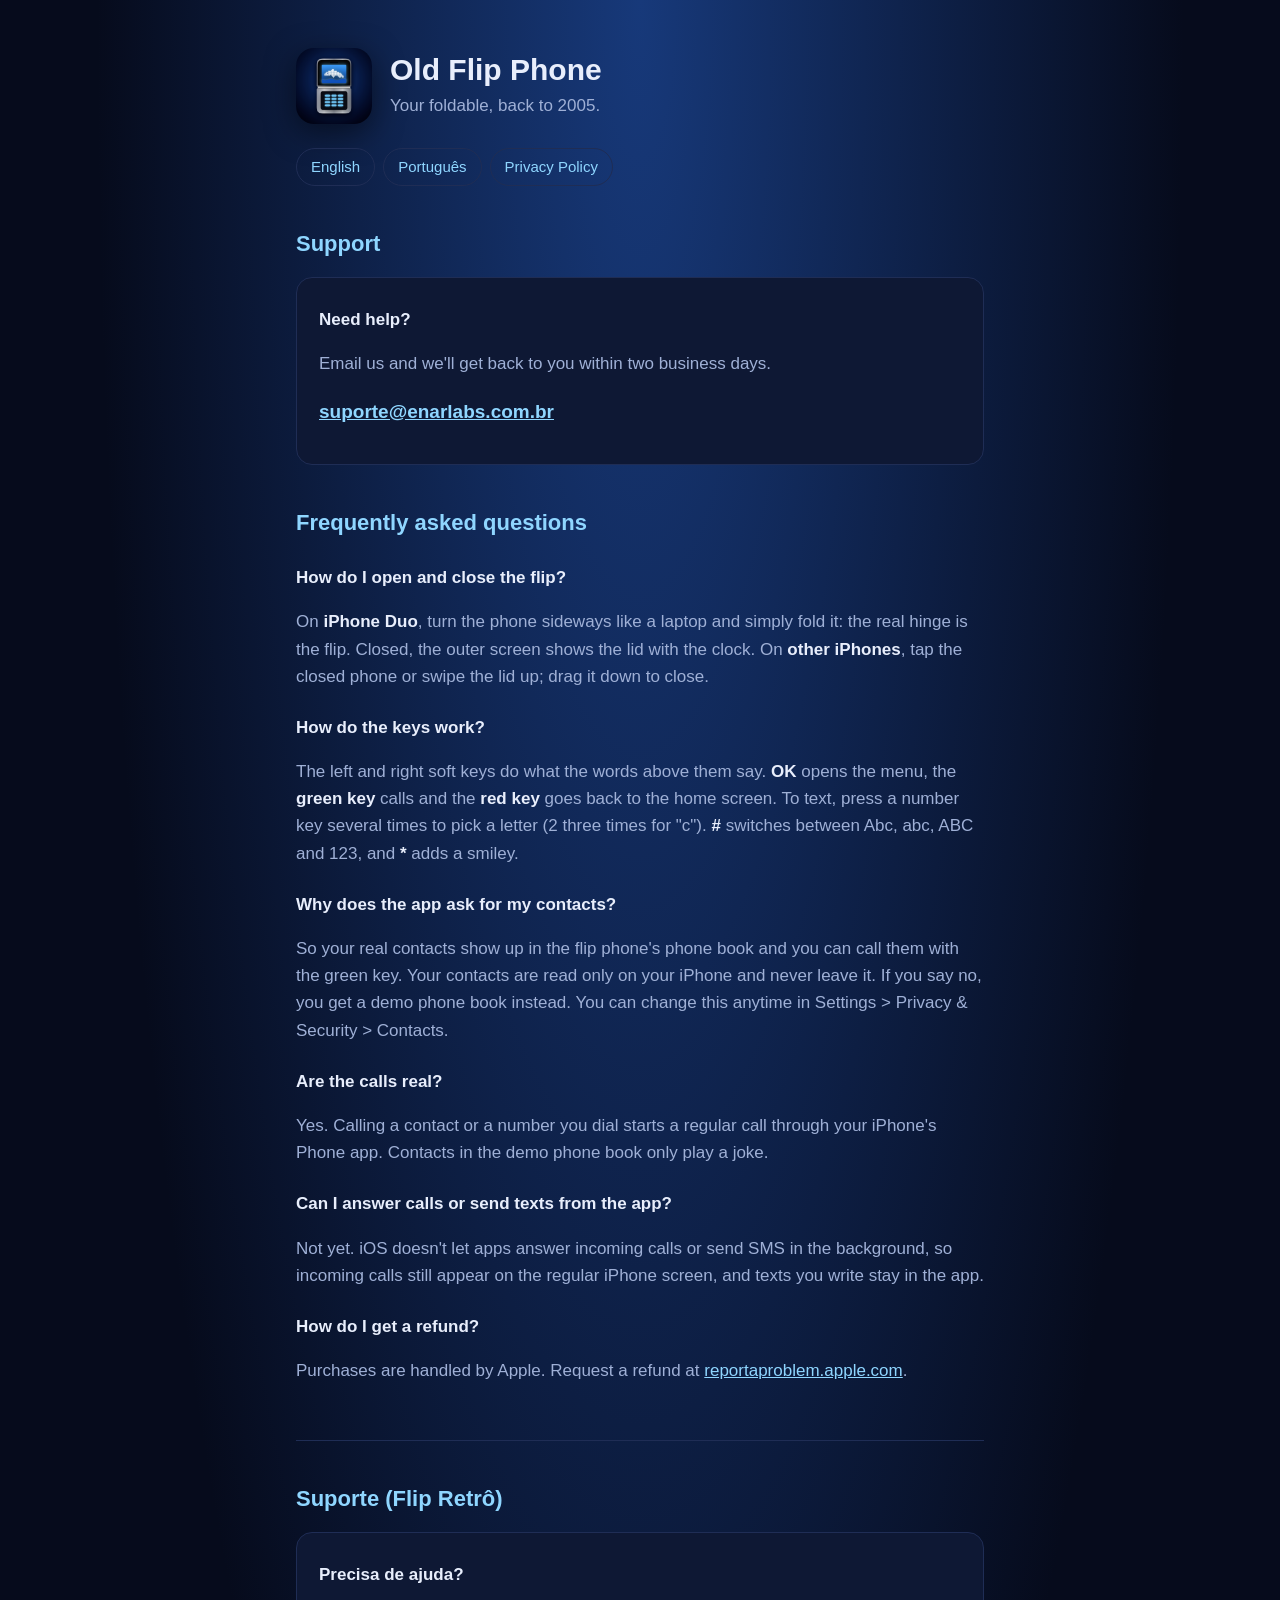
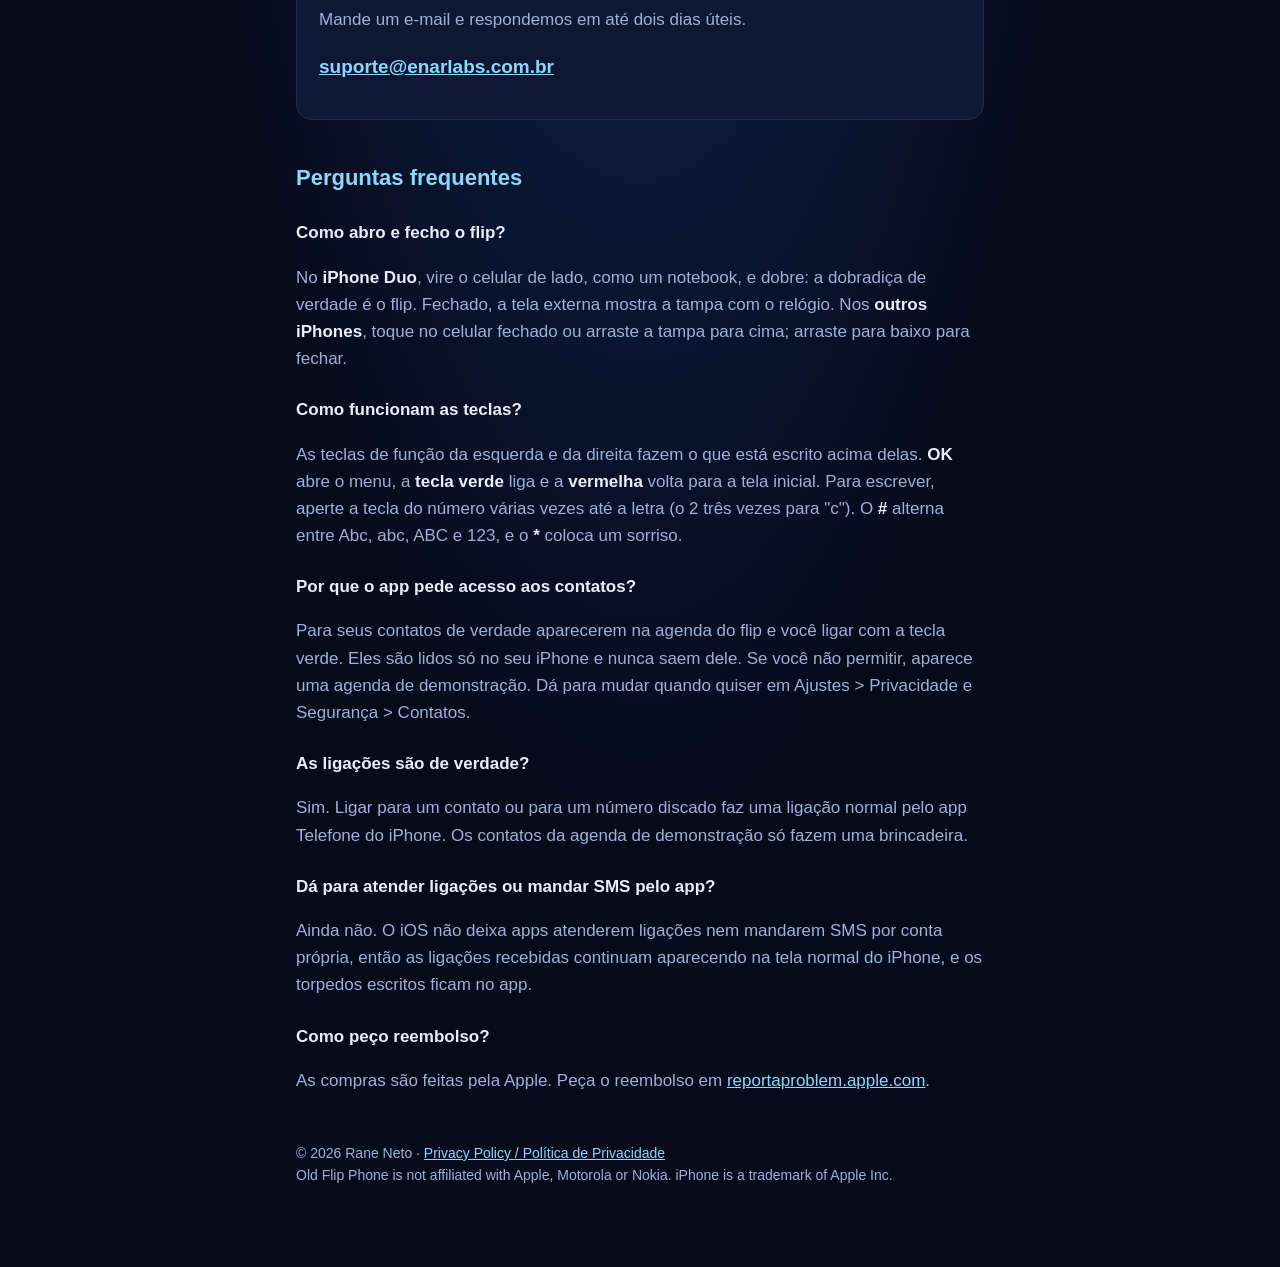
<file: index.html>
<!doctype html>
<html lang="en">
<head>
  <meta charset="utf-8">
  <meta name="viewport" content="width=device-width, initial-scale=1">
  <title>Old Flip Phone — Support</title>
  <meta name="description" content="Support for Old Flip Phone (Flip Retrô), the retro flip phone app for iPhone Duo and every iPhone.">
  <link rel="icon" href="icon.png">
  <link rel="stylesheet" href="style.css">
</head>
<body>
<main>
  <header>
    <img src="icon.png" alt="Old Flip Phone icon">
    <div>
      <h1>Old Flip Phone</h1>
      <p class="tagline">Your foldable, back to 2005.</p>
    </div>
  </header>

  <nav class="lang">
    <a href="#en">English</a>
    <a href="#pt">Português</a>
    <a href="privacy.html">Privacy Policy</a>
  </nav>

  <section id="en">
    <h2>Support</h2>
    <div class="card">
      <h3>Need help?</h3>
      <p>Email us and we'll get back to you within two business days.</p>
      <p class="contact"><a href="mailto:suporte@enarlabs.com.br">suporte@enarlabs.com.br</a></p>
    </div>

    <h2>Frequently asked questions</h2>

    <h3>How do I open and close the flip?</h3>
    <p>On <strong>iPhone Duo</strong>, turn the phone sideways like a laptop and simply fold it: the real hinge is the flip. Closed, the outer screen shows the lid with the clock. On <strong>other iPhones</strong>, tap the closed phone or swipe the lid up; drag it down to close.</p>

    <h3>How do the keys work?</h3>
    <p>The left and right soft keys do what the words above them say. <strong>OK</strong> opens the menu, the <strong>green key</strong> calls and the <strong>red key</strong> goes back to the home screen. To text, press a number key several times to pick a letter (2 three times for "c"). <strong>#</strong> switches between Abc, abc, ABC and 123, and <strong>*</strong> adds a smiley.</p>

    <h3>Why does the app ask for my contacts?</h3>
    <p>So your real contacts show up in the flip phone's phone book and you can call them with the green key. Your contacts are read only on your iPhone and never leave it. If you say no, you get a demo phone book instead. You can change this anytime in Settings &gt; Privacy &amp; Security &gt; Contacts.</p>

    <h3>Are the calls real?</h3>
    <p>Yes. Calling a contact or a number you dial starts a regular call through your iPhone's Phone app. Contacts in the demo phone book only play a joke.</p>

    <h3>Can I answer calls or send texts from the app?</h3>
    <p>Not yet. iOS doesn't let apps answer incoming calls or send SMS in the background, so incoming calls still appear on the regular iPhone screen, and texts you write stay in the app.</p>

    <h3>How do I get a refund?</h3>
    <p>Purchases are handled by Apple. Request a refund at <a href="https://reportaproblem.apple.com">reportaproblem.apple.com</a>.</p>
  </section>

  <hr>

  <section id="pt" lang="pt-BR">
    <h2>Suporte (Flip Retrô)</h2>
    <div class="card">
      <h3>Precisa de ajuda?</h3>
      <p>Mande um e-mail e respondemos em até dois dias úteis.</p>
      <p class="contact"><a href="mailto:suporte@enarlabs.com.br">suporte@enarlabs.com.br</a></p>
    </div>

    <h2>Perguntas frequentes</h2>

    <h3>Como abro e fecho o flip?</h3>
    <p>No <strong>iPhone Duo</strong>, vire o celular de lado, como um notebook, e dobre: a dobradiça de verdade é o flip. Fechado, a tela externa mostra a tampa com o relógio. Nos <strong>outros iPhones</strong>, toque no celular fechado ou arraste a tampa para cima; arraste para baixo para fechar.</p>

    <h3>Como funcionam as teclas?</h3>
    <p>As teclas de função da esquerda e da direita fazem o que está escrito acima delas. <strong>OK</strong> abre o menu, a <strong>tecla verde</strong> liga e a <strong>vermelha</strong> volta para a tela inicial. Para escrever, aperte a tecla do número várias vezes até a letra (o 2 três vezes para "c"). O <strong>#</strong> alterna entre Abc, abc, ABC e 123, e o <strong>*</strong> coloca um sorriso.</p>

    <h3>Por que o app pede acesso aos contatos?</h3>
    <p>Para seus contatos de verdade aparecerem na agenda do flip e você ligar com a tecla verde. Eles são lidos só no seu iPhone e nunca saem dele. Se você não permitir, aparece uma agenda de demonstração. Dá para mudar quando quiser em Ajustes &gt; Privacidade e Segurança &gt; Contatos.</p>

    <h3>As ligações são de verdade?</h3>
    <p>Sim. Ligar para um contato ou para um número discado faz uma ligação normal pelo app Telefone do iPhone. Os contatos da agenda de demonstração só fazem uma brincadeira.</p>

    <h3>Dá para atender ligações ou mandar SMS pelo app?</h3>
    <p>Ainda não. O iOS não deixa apps atenderem ligações nem mandarem SMS por conta própria, então as ligações recebidas continuam aparecendo na tela normal do iPhone, e os torpedos escritos ficam no app.</p>

    <h3>Como peço reembolso?</h3>
    <p>As compras são feitas pela Apple. Peça o reembolso em <a href="https://reportaproblem.apple.com">reportaproblem.apple.com</a>.</p>
  </section>

  <footer>© 2026 Rane Neto · <a href="privacy.html">Privacy Policy / Política de Privacidade</a><br>
  Old Flip Phone is not affiliated with Apple, Motorola or Nokia. iPhone is a trademark of Apple Inc.</footer>
</main>
</body>
</html>
</file>
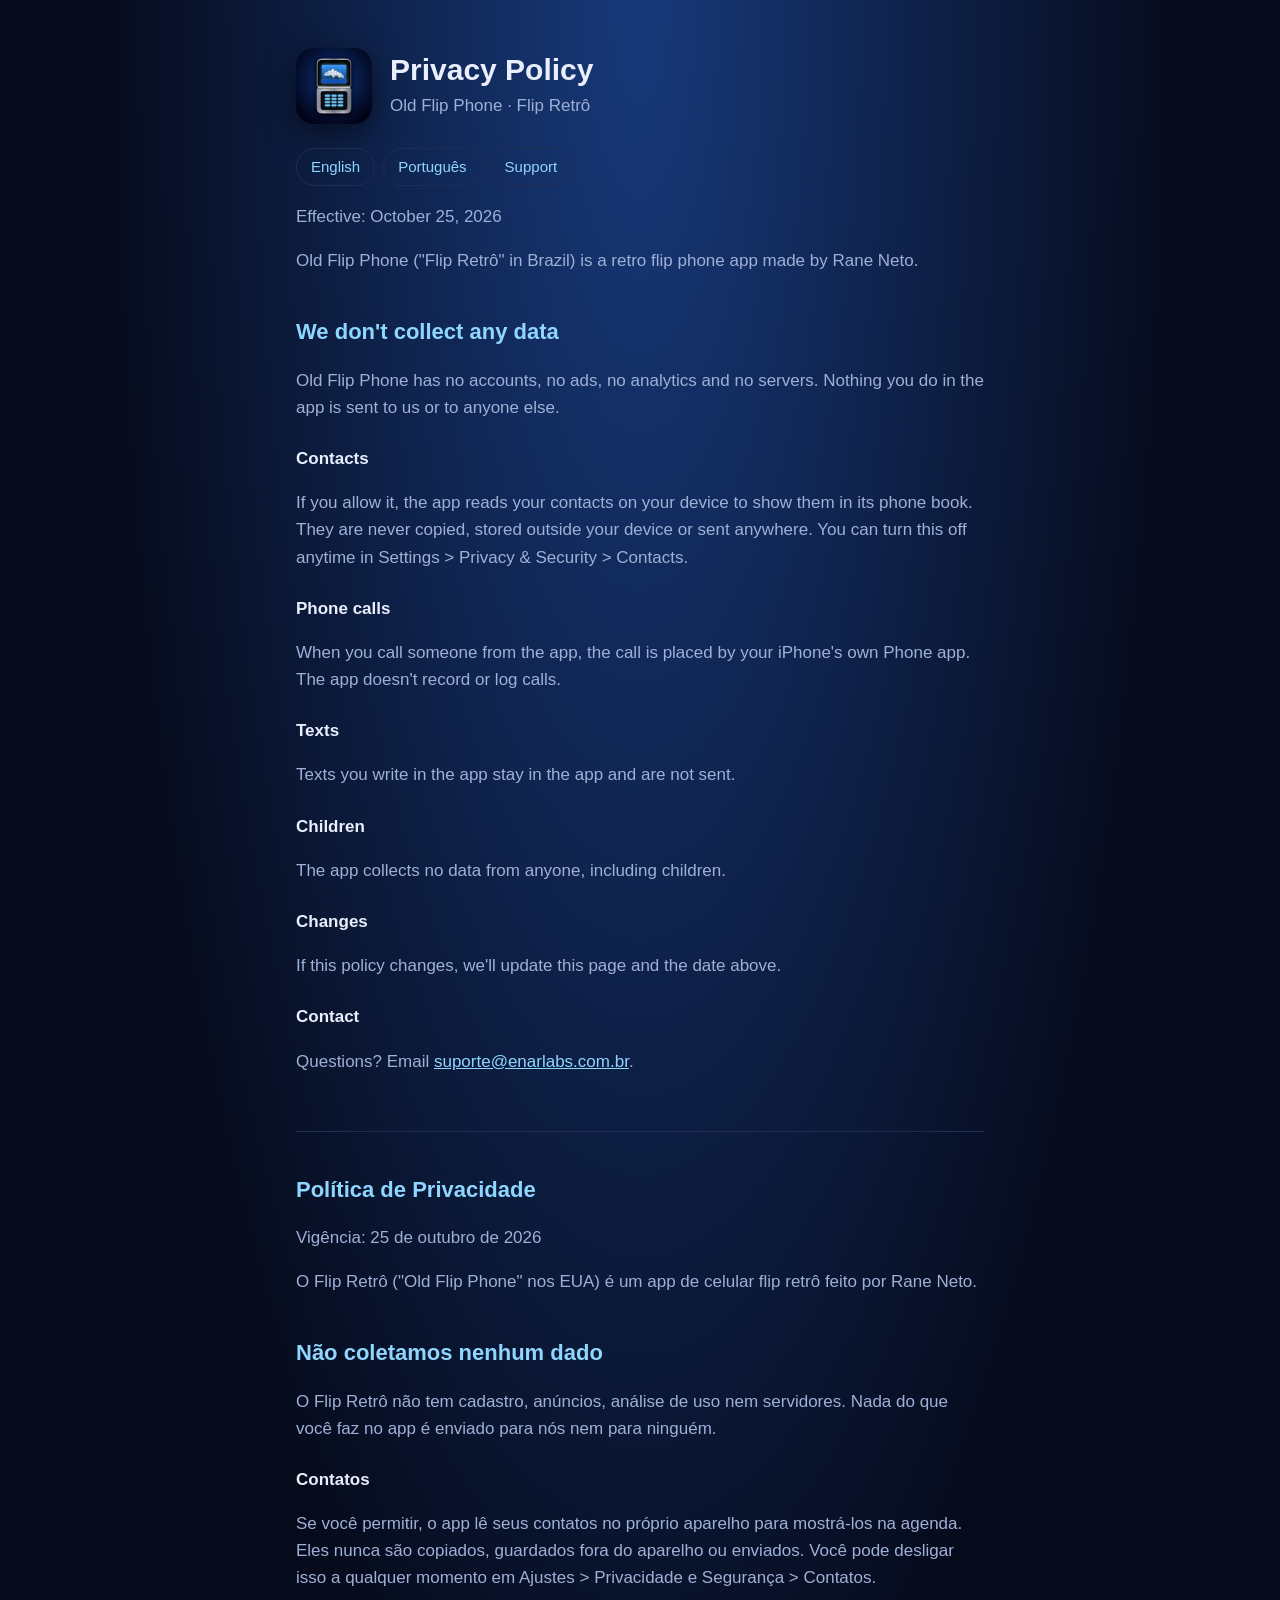
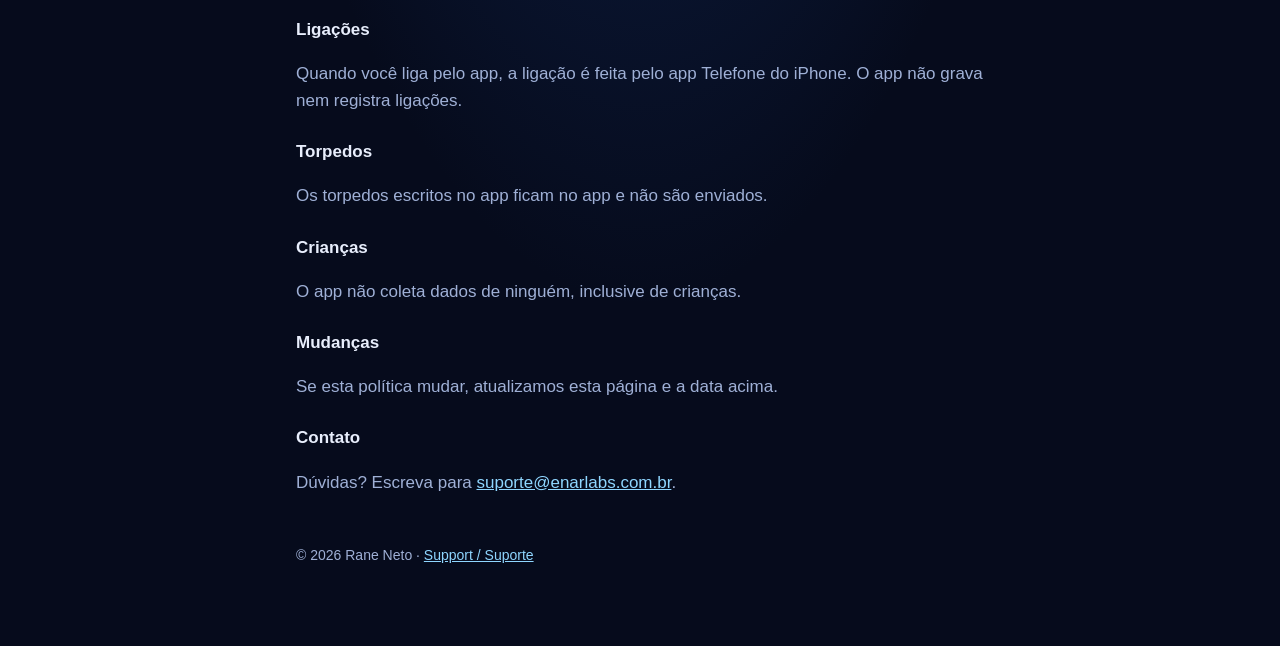
<file: privacy.html>
<!doctype html>
<html lang="en">
<head>
  <meta charset="utf-8">
  <meta name="viewport" content="width=device-width, initial-scale=1">
  <title>Old Flip Phone — Privacy Policy</title>
  <meta name="description" content="Privacy policy for Old Flip Phone (Flip Retrô). We don't collect any data.">
  <link rel="icon" href="icon.png">
  <link rel="stylesheet" href="style.css">
</head>
<body>
<main>
  <header>
    <img src="icon.png" alt="Old Flip Phone icon">
    <div>
      <h1>Privacy Policy</h1>
      <p class="tagline">Old Flip Phone · Flip Retrô</p>
    </div>
  </header>

  <nav class="lang">
    <a href="#en">English</a>
    <a href="#pt">Português</a>
    <a href="index.html">Support</a>
  </nav>

  <section id="en">
    <p>Effective: October 25, 2026</p>
    <p>Old Flip Phone ("Flip Retrô" in Brazil) is a retro flip phone app made by Rane Neto.</p>

    <h2>We don't collect any data</h2>
    <p>Old Flip Phone has no accounts, no ads, no analytics and no servers. Nothing you do in the app is sent to us or to anyone else.</p>

    <h3>Contacts</h3>
    <p>If you allow it, the app reads your contacts on your device to show them in its phone book. They are never copied, stored outside your device or sent anywhere. You can turn this off anytime in Settings &gt; Privacy &amp; Security &gt; Contacts.</p>

    <h3>Phone calls</h3>
    <p>When you call someone from the app, the call is placed by your iPhone's own Phone app. The app doesn't record or log calls.</p>

    <h3>Texts</h3>
    <p>Texts you write in the app stay in the app and are not sent.</p>

    <h3>Children</h3>
    <p>The app collects no data from anyone, including children.</p>

    <h3>Changes</h3>
    <p>If this policy changes, we'll update this page and the date above.</p>

    <h3>Contact</h3>
    <p>Questions? Email <a href="mailto:suporte@enarlabs.com.br">suporte@enarlabs.com.br</a>.</p>
  </section>

  <hr>

  <section id="pt" lang="pt-BR">
    <h2>Política de Privacidade</h2>
    <p>Vigência: 25 de outubro de 2026</p>
    <p>O Flip Retrô ("Old Flip Phone" nos EUA) é um app de celular flip retrô feito por Rane Neto.</p>

    <h2>Não coletamos nenhum dado</h2>
    <p>O Flip Retrô não tem cadastro, anúncios, análise de uso nem servidores. Nada do que você faz no app é enviado para nós nem para ninguém.</p>

    <h3>Contatos</h3>
    <p>Se você permitir, o app lê seus contatos no próprio aparelho para mostrá-los na agenda. Eles nunca são copiados, guardados fora do aparelho ou enviados. Você pode desligar isso a qualquer momento em Ajustes &gt; Privacidade e Segurança &gt; Contatos.</p>

    <h3>Ligações</h3>
    <p>Quando você liga pelo app, a ligação é feita pelo app Telefone do iPhone. O app não grava nem registra ligações.</p>

    <h3>Torpedos</h3>
    <p>Os torpedos escritos no app ficam no app e não são enviados.</p>

    <h3>Crianças</h3>
    <p>O app não coleta dados de ninguém, inclusive de crianças.</p>

    <h3>Mudanças</h3>
    <p>Se esta política mudar, atualizamos esta página e a data acima.</p>

    <h3>Contato</h3>
    <p>Dúvidas? Escreva para <a href="mailto:suporte@enarlabs.com.br">suporte@enarlabs.com.br</a>.</p>
  </section>

  <footer>© 2026 Rane Neto · <a href="index.html">Support / Suporte</a></footer>
</main>
</body>
</html>
</file>
<file: style.css>
:root {
  --bg: #060b1c;
  --panel: #0e1834;
  --line: #1f2d55;
  --text: #e8eefc;
  --muted: #9fb0d6;
  --accent: #8fd6ff;
  color-scheme: dark;
}

* { box-sizing: border-box; }

body {
  margin: 0;
  background:
    radial-gradient(ellipse at 50% 0%, #17397a 0%, rgba(10, 24, 56, 0) 60%),
    var(--bg);
  color: var(--text);
  font: 17px/1.6 -apple-system, BlinkMacSystemFont, "Segoe UI", Roboto, Helvetica, Arial, sans-serif;
}

main {
  max-width: 720px;
  margin: 0 auto;
  padding: 48px 16px 80px;
}

header {
  display: flex;
  align-items: center;
  gap: 18px;
  margin-bottom: 8px;
}

header img {
  width: 76px;
  height: 76px;
  border-radius: 18px;
  box-shadow: 0 8px 30px rgba(0, 0, 0, 0.5);
}

h1 { margin: 0; font-size: 30px; line-height: 1.15; }
h2 { margin: 40px 0 12px; font-size: 22px; color: var(--accent); }
h3 { margin: 24px 0 6px; font-size: 17px; }
p, li { color: var(--muted); }
strong { color: var(--text); }
a { color: var(--accent); }

.tagline { margin: 4px 0 0; color: var(--muted); }

.lang {
  display: flex;
  gap: 8px;
  margin: 24px 0 8px;
}

.lang a {
  padding: 6px 14px;
  border: 1px solid var(--line);
  border-radius: 999px;
  text-decoration: none;
  font-size: 15px;
}

.card {
  background: var(--panel);
  border: 1px solid var(--line);
  border-radius: 16px;
  padding: 4px 22px 18px;
  margin-top: 16px;
}

.contact {
  font-size: 19px;
  font-weight: 600;
}

hr {
  border: 0;
  border-top: 1px solid var(--line);
  margin: 56px 0 8px;
}

footer { margin-top: 48px; font-size: 14px; color: var(--muted); }
</file>
